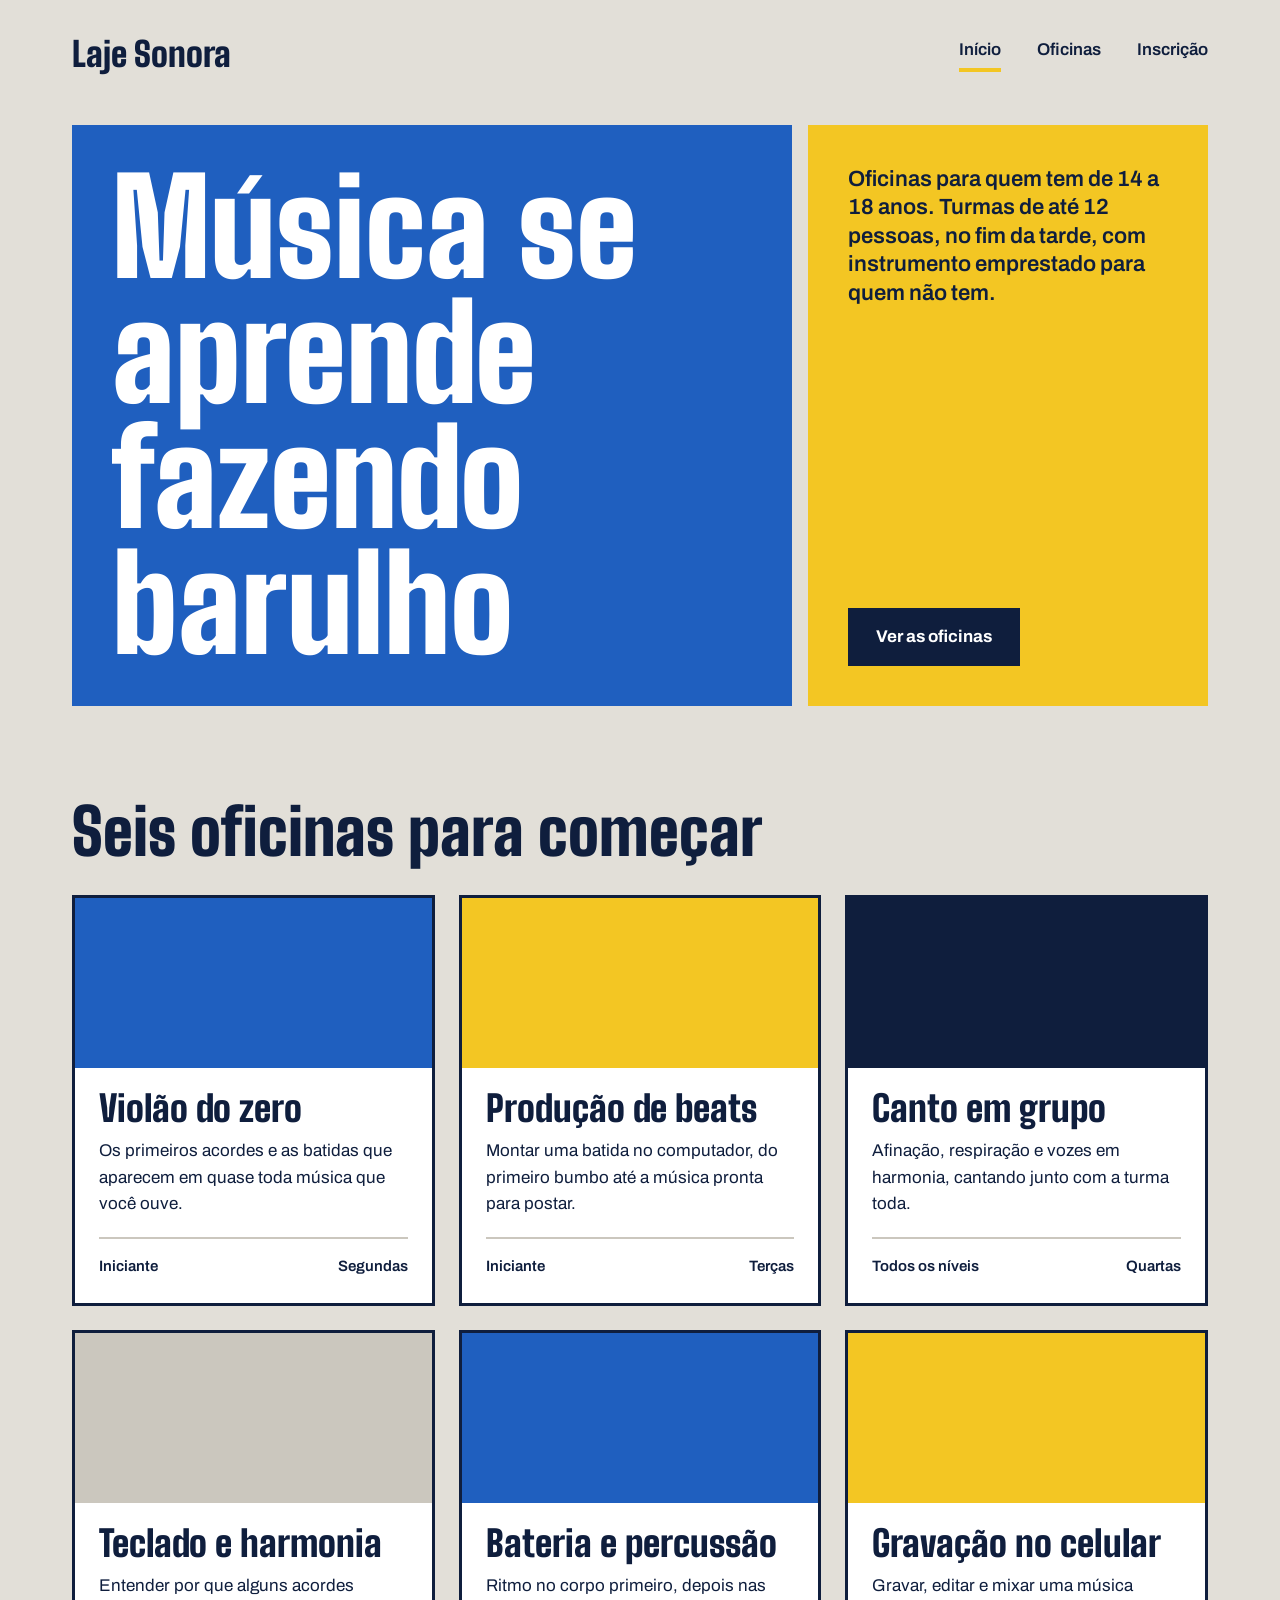
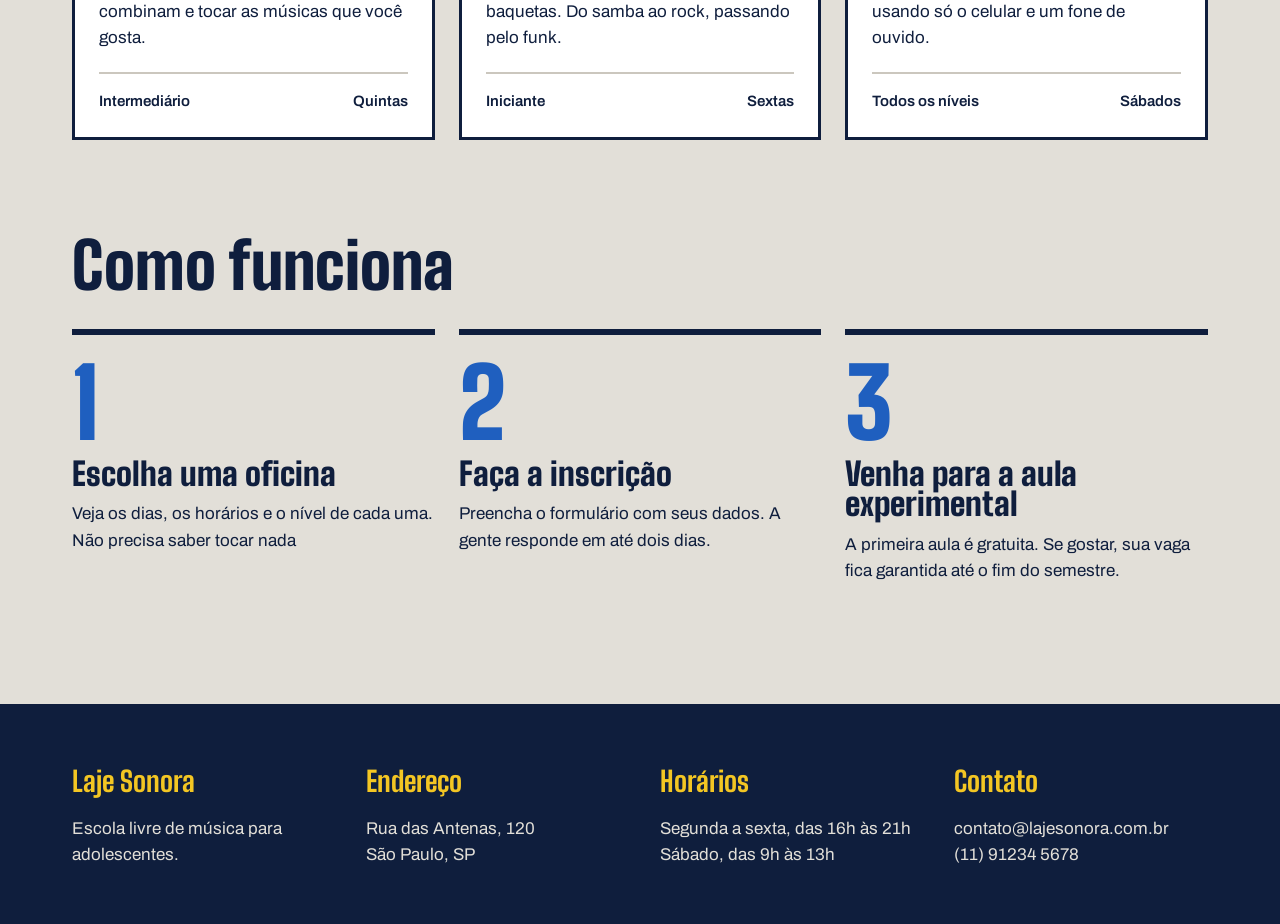
<file: index.html>
<!DOCTYPE html>
<html lang="pt-br">
<head>
    <meta charset="UTF-8">
    <link rel="stylesheet" href="./index.css">
    <link rel="preconnect" href="https://fonts.googleapis.com">
    <link rel="preconnect" href="https://fonts.gstatic.com" crossorigin>
    <link href="https://fonts.googleapis.com/css2?family=Big+Shoulders:opsz,wght@10..72,100..900&display=swap" rel="stylesheet"><link rel="preconnect" href="https://fonts.googleapis.com">
    <link rel="preconnect" href="https://fonts.gstatic.com" crossorigin>
    <link href="https://fonts.googleapis.com/css2?family=Archivo:ital,wght@0,100..900;1,100..900&family=Big+Shoulders:opsz,wght@10..72,100..900&display=swap" rel="stylesheet">
    <meta name="viewport" content="width=device-width, initial-scale=1.0">
    <title>Laje Sonora  Início</title>

</head>
<body>
    <header class="conteudo topo">
        <a href="index.html" class="logo">Laje Sonora</a>

        <nav class="menu">
            <a href="./index.html" class="atual">Início</a>
            <a href="./oficinas.html">Oficinas</a>
            <a href="./inscricao.html">Inscrição</a>
        </nav>
    </header>
    
    <main>

        <section class="conteudo cartazes">
            <div class="cartaz cartaz-principal">
                <h1>Música se aprende fazendo barulho</h1>

            </div>
            <div class="cartaz cartaz-lateral">
                <p>Oficinas para quem tem de 14 a 18 anos. Turmas de até 12 pessoas, no fim da tarde, com instrumento emprestado para quem não tem.</p>

                <a href="oficinas.html" class="botao">Ver as oficinas</a>
            </div>

        </section>

        <section class="conteudo secao">
           
            <h2 class="titulo-secao">Seis oficinas para começar</h2>
            <div class="cards">
                <article class="card">
                    <div class="foto foto-azul"></div>
                    <div class="card-texto">
                        <h3>Violão do zero</h3>
                        <p>Os primeiros acordes e as batidas que aparecem em quase toda música que você ouve.</p>
                        <div class="card-info">
                            <span>Iniciante</span>
                            <span>Segundas</span>
                        </div>
                    </div>
                </article>
                <article class="card">
                    <div class="foto foto-amarela">

                    </div>
                    <div class="card-texto">
                        <h3>
                            Produção de beats
                        </h3>
                        <p>Montar uma batida no computador, do primeiro bumbo até a música pronta para postar.</p>

                        <div class="card-info">
                            <span>Iniciante</span>
                            <span>Terças</span>
                        </div>
                    </div>
                </article>
                
                <article class="card">
                    <div class="foto foto-tinta">

                    </div>
                    <div class="card-texto">
                        <h3>
                            Canto em grupo
                        </h3>
                        <p>Afinação, respiração e vozes em harmonia, cantando junto com a turma toda.</p>

                        <div class="card-info">
                            <span>Todos os níveis</span>
                            <span>Quartas</span>
                        </div>
                    </div>
                </article>

                <article class="card">
                    <div class="foto">

                    </div>
                    <div class="card-texto">
                        <h3>
                           Teclado e harmonia
                        </h3>
                        <p>Entender por que alguns acordes combinam e tocar as músicas que você gosta.</p>

                        <div class="card-info">
                            <span>Intermediário</span>
                            <span>Quintas</span>
                        </div>
                    </div>
                </article>

                <article class="card">
                    <div class="foto foto-azul">

                    </div>
                    <div class="card-texto">
                        <h3>
                           Bateria e percussão
                        </h3>
                        <p>Ritmo no corpo primeiro, depois nas baquetas. Do samba ao rock, passando pelo funk.</p>

                        <div class="card-info">
                            <span>Iniciante</span>
                            <span>Sextas</span>
                        </div>
                    </div>
                </article>

                <article class="card">
                    <div class="foto foto-amarela">

                    </div>
                    <div class="card-texto">
                        <h3>
                            Gravação no celular
                        </h3>
                        <p>Gravar, editar e mixar uma música usando só o celular e um fone de ouvido.</p>

                        <div class="card-info">
                            <span>Todos os níveis</span>
                            <span>Sábados</span>
                        </div>
                    </div>
                </article>
            </div>   
        </section>
        <section class="conteudo secao">
            <h2 class="titulo-secao">Como funciona</h2>
            <div class="passos">
                <div class="passo">
                    <p class="passo-numero">1</p>
                    <h3>Escolha uma oficina</h3>
                    <P>Veja os dias, os horários e o nível de cada uma. Não precisa saber tocar nada</P>
                </div>
                <div class="passo">
                    <p class="passo-numero">2</p>
                    <h3>Faça a inscrição</h3>
                    <P>Preencha o formulário com seus dados. A gente responde em até dois dias.</P>
                </div>
                <div class="passo">
                    <p class="passo-numero">3</p>
                    <h3>Venha para a aula experimental</h3>
                    <P>A primeira aula é gratuita. Se gostar, sua vaga fica garantida até o fim do semestre.</P>
                </div>
            </div>
        </section>
    </main>
    <footer class="rodape">
        <div class="conteudo rodape-colunas">
            <div class="rodape-coluna">
            <h4>Laje Sonora</h4>
            <p>Escola livre de música para <br>adolescentes.</p>
        </div>
        <div class="rodape-coluna">
            <h4>Endereço</h4>
            <p>Rua das Antenas, 120 <br> São Paulo, SP</p>
        </div>
        <div class="rodape-coluna">
            <h4>Horários</h4>
            <p>Segunda a sexta, das 16h às 21h <br> Sábado, das 9h às 13h</p>
        </div>
        <div class="rodape-coluna">
            <h4>Contato</h4>
            <p>contato@lajesonora.com.br<br>(11) 91234 5678</p>
        </div>

    </footer>
</body>
</html>
</file>
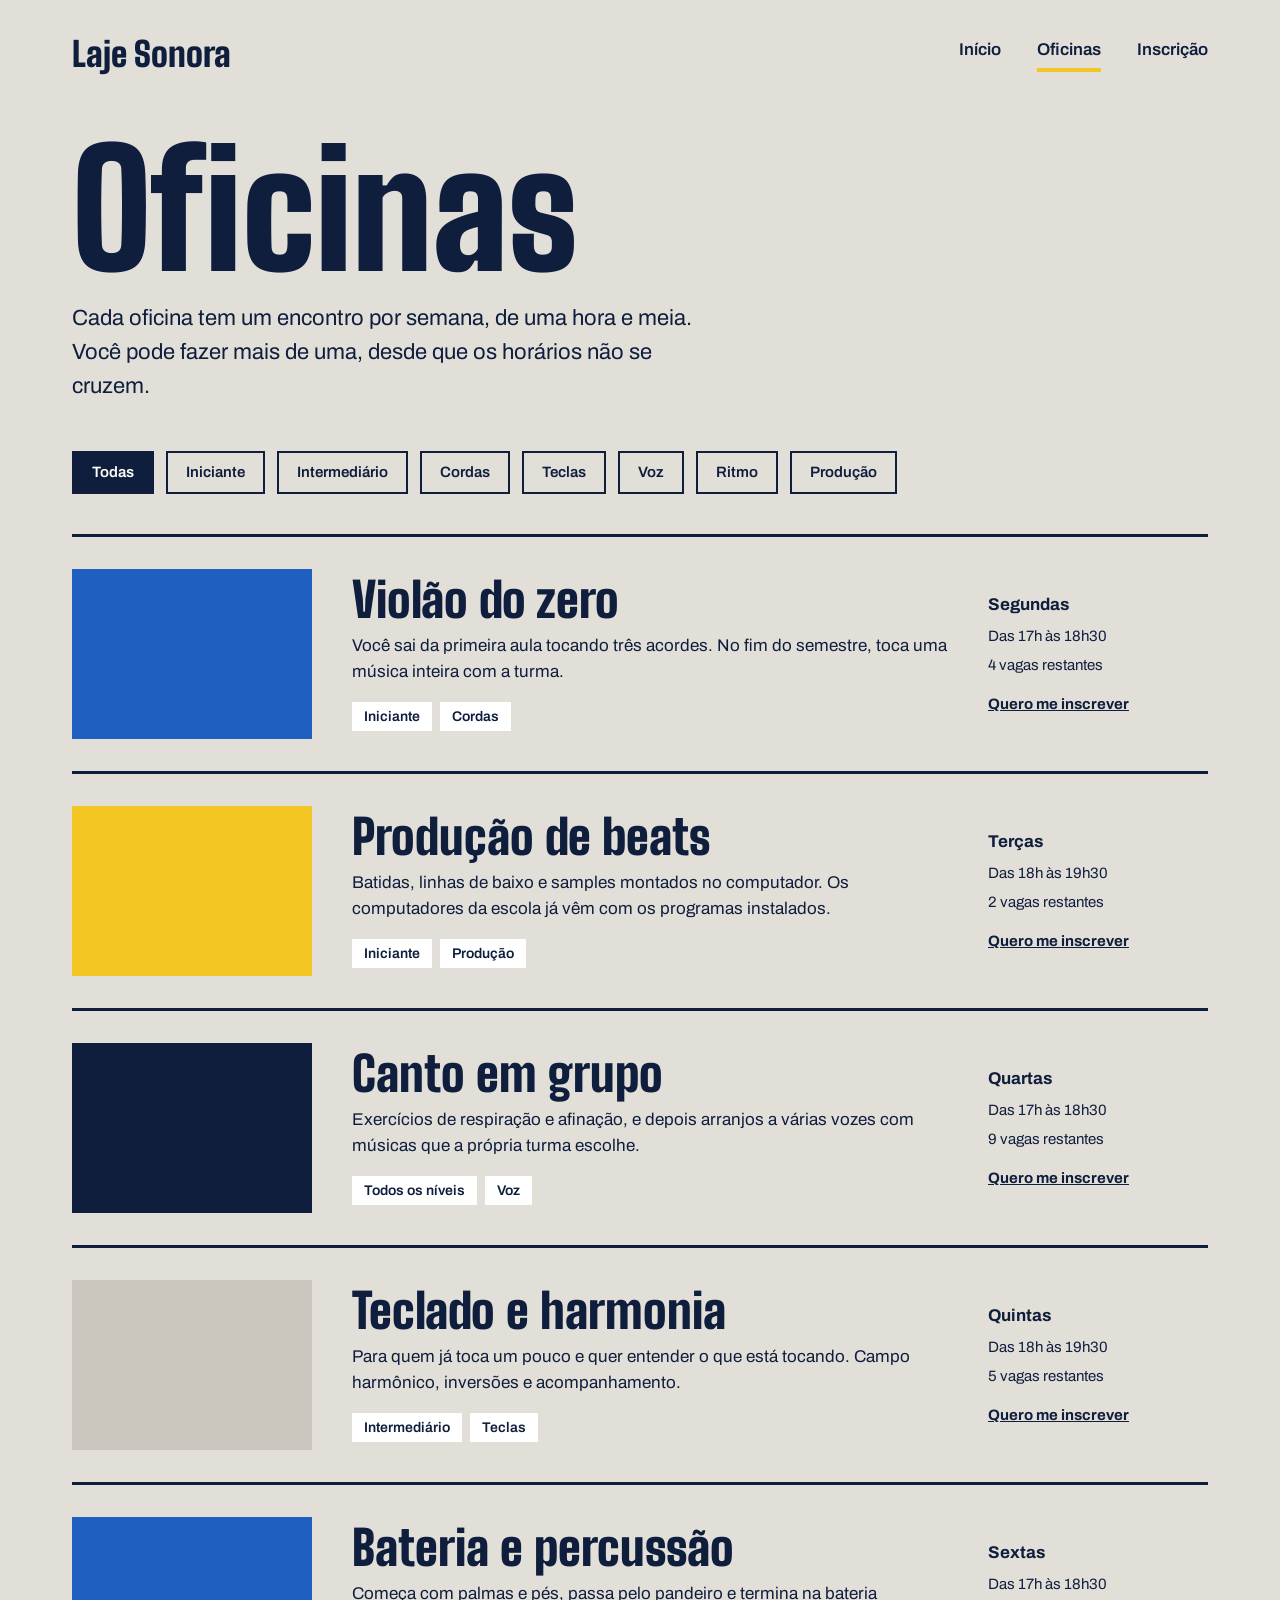
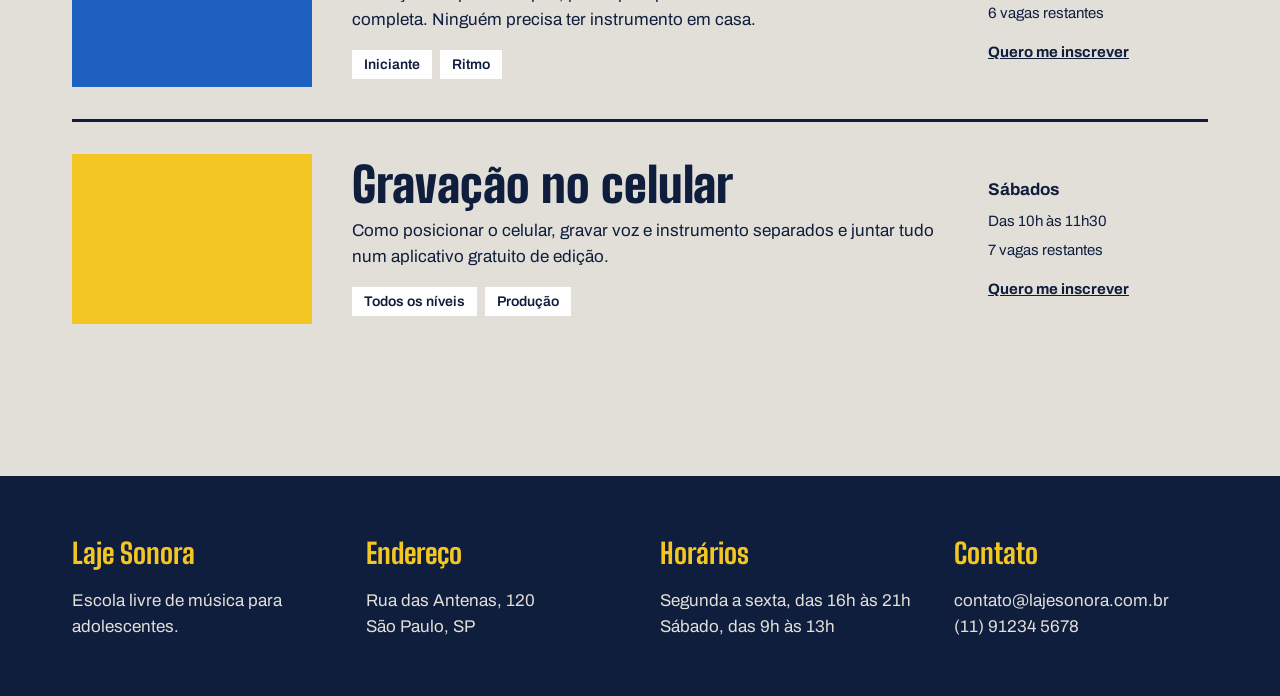
<file: oficinas.html>
<!DOCTYPE html>
<html lang="pt-br">
<head>
    <meta charset="UTF-8">
    <link rel="stylesheet" href="./oficinas.css">
    <link rel="preconnect" href="https://fonts.googleapis.com">
    <link rel="preconnect" href="https://fonts.gstatic.com" crossorigin>
    <link href="https://fonts.googleapis.com/css2?family=Big+Shoulders:opsz,wght@10..72,100..900&display=swap" rel="stylesheet">
    <link href="https://fonts.googleapis.com/css2?family=Archivo:ital,wght@0,100..900;1,100..900&family=Big+Shoulders:opsz,wght@10..72,100..900&display=swap" rel="stylesheet">
    <meta name="viewport" content="width=device-width, initial-scale=1.0">
    <title>Laje Sonora | Oficinas</title>
</head>

<body>

    <header class="conteudo topo">
        <a href="index.html" class="logo">Laje Sonora</a>

        <nav class="menu">
            <a href="./index.html">Início</a>
            <a href="./oficinas.html" class="atual">Oficinas</a>
            <a href="./inscricao.html">Inscrição</a>
        </nav>
    </header>

    <main class="conteudo">

        <h1 class="titulo-pagina">Oficinas</h1>

        <p class="subtitulo-pagina">
            Cada oficina tem um encontro por semana, de uma hora e meia. Você pode fazer mais de uma, desde que os horários não se cruzem.
        </p>

        <div class="filtros">
            <span class="filtro ativo">Todas</span>
            <span class="filtro">Iniciante</span>
            <span class="filtro">Intermediário</span>
            <span class="filtro">Cordas</span>
            <span class="filtro">Teclas</span>
            <span class="filtro">Voz</span>
            <span class="filtro">Ritmo</span>
            <span class="filtro">Produção</span>
        </div>

        <div class="lista">

            <article class="oficina">
                <div class="foto foto-azul"></div>

                <div class="oficina-texto">
                    <h2>Violão do zero</h2>
                    <p>Você sai da primeira aula tocando três acordes. No fim do semestre, toca uma música inteira com a turma.</p>

                    <div class="etiquetas">
                        <span class="etiqueta">Iniciante</span>
                        <span class="etiqueta">Cordas</span>
                    </div>
                </div>

                <div class="oficina-detalhes">
                    <strong>Segundas</strong>
                    <span>Das 17h às 18h30</span>
                    <span>4 vagas restantes</span>
                    <a href="inscricao.html">Quero me inscrever</a>
                </div>
            </article>

            <article class="oficina">
                <div class="foto foto-amarela"></div>

                <div class="oficina-texto">
                    <h2>Produção de beats</h2>
                    <p>Batidas, linhas de baixo e samples montados no computador. Os computadores da escola já vêm com os programas instalados.</p>

                    <div class="etiquetas">
                        <span class="etiqueta">Iniciante</span>
                        <span class="etiqueta">Produção</span>
                    </div>
                </div>

                <div class="oficina-detalhes">
                    <strong>Terças</strong>
                    <span>Das 18h às 19h30</span>
                    <span>2 vagas restantes</span>
                    <a href="inscricao.html">Quero me inscrever</a>
                </div>
            </article>

            <article class="oficina">
                <div class="foto foto-tinta"></div>

                <div class="oficina-texto">
                    <h2>Canto em grupo</h2>
                    <p>Exercícios de respiração e afinação, e depois arranjos a várias vozes com músicas que a própria turma escolhe.</p>

                    <div class="etiquetas">
                        <span class="etiqueta">Todos os níveis</span>
                        <span class="etiqueta">Voz</span>
                    </div>
                </div>

                <div class="oficina-detalhes">
                    <strong>Quartas</strong>
                    <span>Das 17h às 18h30</span>
                    <span>9 vagas restantes</span>
                    <a href="inscricao.html">Quero me inscrever</a>
                </div>
            </article>

            <article class="oficina">
                <div class="foto"></div>

                <div class="oficina-texto">
                    <h2>Teclado e harmonia</h2>
                    <p>Para quem já toca um pouco e quer entender o que está tocando. Campo harmônico, inversões e acompanhamento.</p>

                    <div class="etiquetas">
                        <span class="etiqueta">Intermediário</span>
                        <span class="etiqueta">Teclas</span>
                    </div>
                </div>

                <div class="oficina-detalhes">
                    <strong>Quintas</strong>
                    <span>Das 18h às 19h30</span>
                    <span>5 vagas restantes</span>
                    <a href="inscricao.html">Quero me inscrever</a>
                </div>
            </article>

            <article class="oficina">
                <div class="foto foto-azul"></div>

                <div class="oficina-texto">
                    <h2>Bateria e percussão</h2>
                    <p>Começa com palmas e pés, passa pelo pandeiro e termina na bateria completa. Ninguém precisa ter instrumento em casa.</p>

                    <div class="etiquetas">
                        <span class="etiqueta">Iniciante</span>
                        <span class="etiqueta">Ritmo</span>
                    </div>
                </div>

                <div class="oficina-detalhes">
                    <strong>Sextas</strong>
                    <span>Das 17h às 18h30</span>
                    <span>6 vagas restantes</span>
                    <a href="inscricao.html">Quero me inscrever</a>
                </div>
            </article>

            <article class="oficina">
                <div class="foto foto-amarela"></div>

                <div class="oficina-texto">
                    <h2>Gravação no celular</h2>
                    <p>Como posicionar o celular, gravar voz e instrumento separados e juntar tudo num aplicativo gratuito de edição.</p>

                    <div class="etiquetas">
                        <span class="etiqueta">Todos os níveis</span>
                        <span class="etiqueta">Produção</span>
                    </div>
                </div>

                <div class="oficina-detalhes">
                    <strong>Sábados</strong>
                    <span>Das 10h às 11h30</span>
                    <span>7 vagas restantes</span>
                    <a href="inscricao.html">Quero me inscrever</a>
                </div>
            </article>

        </div>

    </main>

    <footer class="rodape">
        <div class="conteudo rodape-colunas">

            <div class="rodape-coluna">
                <h4>Laje Sonora</h4>
                <p>Escola livre de música para <br>adolescentes.</p>
            </div>

            <div class="rodape-coluna">
                <h4>Endereço</h4>
                <p>Rua das Antenas, 120 <br> São Paulo, SP</p>
            </div>

            <div class="rodape-coluna">
                <h4>Horários</h4>
                <p>Segunda a sexta, das 16h às 21h <br> Sábado, das 9h às 13h</p>
            </div>

            <div class="rodape-coluna">
                <h4>Contato</h4>
                <p>contato@lajesonora.com.br<br>(11) 91234 5678</p>
            </div>

        </div>
    </footer>

</body>
</html>
</file>
<file: index.css>
* {
    margin: 0;
    padding: 0;
    box-sizing: border-box;
}

:root {
    --concreto: #E2DFD8;
    --concreto-escuro: #CBC7BE;
    --tinta: #0F1E3D;
    --caixa-dagua: #1F5FBF;
    --fita: #F3C623;
    --branco: #FFFFFF;

    --fonte-cartaz: "Big Shoulders", "Arial Narrow", sans-serif;
    --fonte-texto: "Archivo", Arial, sans-serif;

}

body {
    background: var(--concreto);
    color: var(--tinta);
    font-family: var(--fonte-texto);
    font-size: 17px;
    line-height: 1.55;
}

a {
    color: inherit;
}

h1, h2, h3 {
    font-family: var(--fonte-cartaz);
    font-weight: 900;
    line-height: 0.95;
}

.conteudo {
    max-width: 1200px;
    margin-inline: auto;
    padding-inline: 32px;
}


.topo {
    padding-block: 28px;
    display: flex;
    justify-content: space-between;
    align-items: center;
}

.logo {
    font-family: var(--fonte-cartaz);
    font-size: 34px;
    font-weight: 900;
    text-decoration: none;
}

.menu {
    display: flex;
    gap: 36px;
}

.menu a {
    font-weight: 600;
    text-decoration: none;
    padding-bottom: 4px;
    border-bottom: 4px solid transparent;
}

.menu a:hover {
    border-bottom-color: var(--tinta);
}

.menu a.atual {
    border-bottom-color: var(--fita);
}

.cartazes {
    margin-top: 16px;
    display: flex;
    gap: 16px;

}

.cartaz {
    padding: 40px;
}

.cartaz-principal {
    background: var(--caixa-dagua);
    color: var(--branco);
    flex: 2;
}

.cartaz-principal h1 {
    font-size: 132px;
    max-width: 9ch;
}

.cartaz-lateral {
    background: var(--fita);
    flex: 1;
    display: flex;
    flex-direction: column;
    justify-content: space-between;
    gap: 32px;
    align-items: flex-start;

    p {
        font-size: 22px;
        font-weight: 600;
        line-height: 1.3;
    }

}

.botao {
    background: var(--tinta);
    color: var(--branco);
    font-weight: 700;
    text-decoration: none;
    padding: 16px 28px;
    border: none;
    font-family: var(--fonte-texto);
    font-size: 17px;
    cursor: pointer;
}

.botao:hover {
    background: var(--caixa-dagua);
}

.secao {
    margin-top: 96px;
}

.titulo-secao {
    font-size: 64px;
    margin-bottom: 32px;
}

.cards {
    display: flex;
    flex-wrap: wrap;
    gap: 24px;
}

.card {
    background: var(--branco);
    border: 3px solid var(--tinta);
    flex: 1 1 340px;  
}

.card .foto {
      height: 170px;
}

.foto {
    background: var(--concreto-escuro);
}

.foto-azul {
    background: var(--caixa-dagua);
}

.foto-amarela {
    background: var(--fita);
}

.foto-tinta {
    background: var(--tinta);
}


.card-texto {
    padding: 24px;
}

.card h3 {
    font-size: 36px;
    margin-bottom: 12px;   
}

.card-info {
    margin-top: 20px;
    padding-top: 16px;
    border-top: 2px solid var(--concreto-escuro);
    font-weight: 600;
    font-size: 15px;
    display: flex;
    justify-content: space-between;
}


.passos {
    display: flex;
    gap: 24px;
}

.passo {
    border-top: 6px solid var(--tinta);
    padding-top: 20px;
    flex: 1;
}

.passo-numero {
    font-family: var(--fonte-cartaz);
    font-size: 96px;
    font-weight: 900;
    line-height: 1;
    color: var(--caixa-dagua);
}

.passo h3 {
    font-size: 32px;
    margin-block: 8px 12px;
}

.rodape {
    margin-top: 120px;
    background: var(--tinta);
    color: var(--concreto);
    padding-block: 56px;
}

.rodape-colunas {
    display: flex;
    gap: 40px;
}

.rodape-coluna {
    flex: 1;
}

.rodape h4 {
    font-family: var(--fonte-cartaz);
    font-size: 28px;
    color: var(--fita);
    margin-bottom: 12px;
}
</file>
<file: oficinas.css>
* {
    margin: 0;
    padding: 0;
    box-sizing: border-box;
}

:root {
    --concreto: #E2DFD8;
    --concreto-escuro: #CBC7BE;
    --tinta: #0F1E3D;
    --caixa-dagua: #1F5FBF;
    --fita: #F3C623;
    --branco: #FFFFFF;

    --fonte-cartaz: "Big Shoulders", "Arial Narrow", sans-serif;
    --fonte-texto: "Archivo", Arial, sans-serif;

}

body {
    background: var(--concreto);
    color: var(--tinta);
    font-family: var(--fonte-texto);
    font-size: 17px;
    line-height: 1.55;
}

a {
    color: inherit;
}

h1, h2, h3 {
    font-family: var(--fonte-cartaz);
    font-weight: 900;
    line-height: 0.95;
}

.conteudo {
    max-width: 1200px;
    margin-inline: auto;
    padding-inline: 32px;
}


.topo {
    padding-block: 28px;
    display: flex;
    justify-content: space-between;
    align-items: center;
}

.logo {
    font-family: var(--fonte-cartaz);
    font-size: 34px;
    font-weight: 900;
    text-decoration: none;
}

.menu {
    display: flex;
    gap: 36px;
}

.menu a {
    font-weight: 600;
    text-decoration: none;
    padding-bottom: 4px;
    border-bottom: 4px solid transparent;
}

.menu a:hover {
    border-bottom-color: var(--tinta);
}

.menu a.atual {
    border-bottom-color: var(--fita);
}


.foto {
    background: var(--concreto-escuro);
}

.foto-azul {
    background: var(--caixa-dagua);
}

.foto-amarela {
    background: var(--fita);
}

.foto-tinta {
    background: var(--tinta);
}

.rodape {
    margin-top: 120px;
    background: var(--tinta);
    color: var(--concreto);
    padding-block: 56px;
}

.rodape-colunas {
    display: flex;
    gap: 40px;
}

.rodape-coluna {
    flex: 1;
}

.rodape h4 {
    font-family: var(--fonte-cartaz);
    font-size: 28px;
    color: var(--fita);
    margin-bottom: 12px;
}




.titulo-pagina {
    font-size: 160px;
    margin-top: 24px;
}

.subtitulo-pagina {
    font-size: 22px;
    max-width: 640px;
    margin-top: 16px;
}

.filtros {
    margin-top: 48px;
    display: flex;
    flex-wrap: wrap;
    gap: 12px;
}

.filtro {
    border: 2px solid var(--tinta);
    padding: 8px 18px;
    font-weight: 600;
    font-size: 15px;
}

.filtro.ativo {
    background-color: var(--tinta);
    color: white;
}

.lista {
    margin-top: 40px;
}

.oficina {
    padding: 32px 0;
    border-top: 3px solid var(--tinta);
    display: flex;
    align-items: center;
    gap: 40px;
}

.oficina .foto {
    width: 240px;
    height: 170px;
    flex-shrink: 0;
}

.oficina-texto {
    flex: 1;
}

.oficina h2 {
    font-size: 48px;
    margin-bottom: 10px;
}

.etiquetas {
    margin-top: 16px;
    display: flex;
    gap: 8px;
}

.etiqueta {
    background-color: var(--branco);
    padding: 4px 12px;
    font-size: 14px;
    font-weight: 600;
}

.oficina-detalhes {
    width: 220px;
    font-size: 15px;
    display: flex;
    flex-direction: column;
    gap: 6px;
}

.oficina-detalhes strong {
    font-size: 17px;
}

.oficina-detalhes a {
    margin-top: 10px;
    font-weight: 700;
}
</file>
